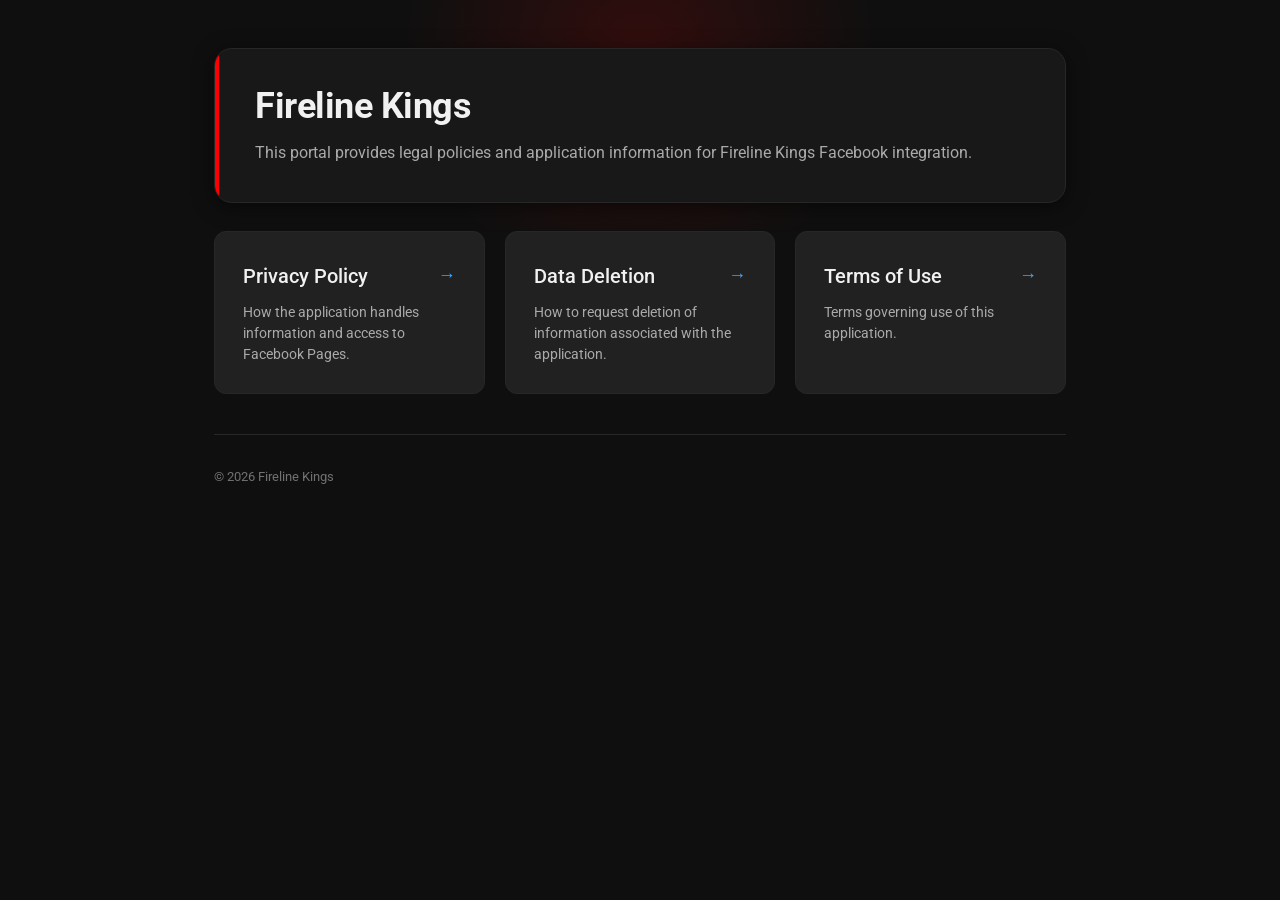
<file: index.html>
<!doctype html>
<html lang="en">
<head>
<meta charset="utf-8">
<meta name="viewport" content="width=device-width,initial-scale=1">
<title>Fireline Kings</title>
<meta name="description" content="Official policy and application information for Fireline Kings.">
<link rel="stylesheet" href="style.css">
</head>
<body>
<main class="wrap">
  <section class="hero">
    <h1>Fireline Kings</h1>
    <p>This portal provides legal policies and application information for Fireline Kings Facebook integration.</p>
  </section>
  <section class="grid">
    <a class="card" id="card-privacy" href="privacy-policy.html">
      <h2>Privacy Policy</h2>
      <p>How the application handles information and access to Facebook Pages.</p>
    </a>
    <a class="card" id="card-deletion" href="data-deletion.html">
      <h2>Data Deletion</h2>
      <p>How to request deletion of information associated with the application.</p>
    </a>
    <a class="card" id="card-terms" href="terms.html">
      <h2>Terms of Use</h2>
      <p>Terms governing use of this application.</p>
    </a>
  </section>
  <footer>
    <span>© 2026 Fireline Kings</span>
  </footer>
</main>
</body>
</html>
</file>
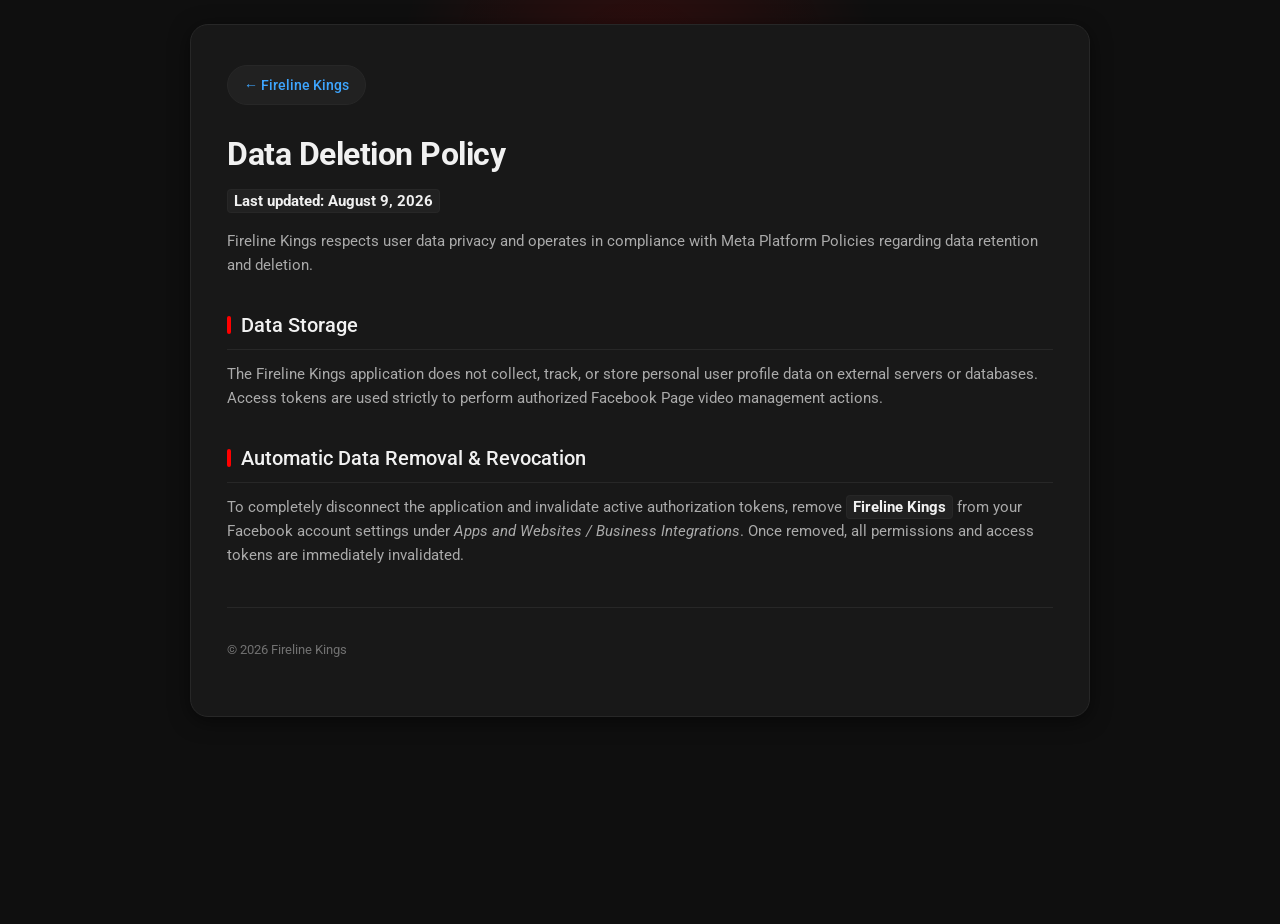
<file: data-deletion.html>
<!doctype html>
<html lang="en">
<head>
<meta charset="utf-8">
<meta name="viewport" content="width=device-width,initial-scale=1">
<title>Data Deletion - Fireline Kings</title>
<meta name="description" content="Data deletion policy for Fireline Kings application.">
<link rel="stylesheet" href="style.css">
</head>
<body>
<main class="page">
<a href="index.html" class="nav-back">← Fireline Kings</a>
<h1>Data Deletion Policy</h1>
<p><strong>Last updated: August 9, 2026</strong></p>
<p>Fireline Kings respects user data privacy and operates in compliance with Meta Platform Policies regarding data retention and deletion.</p>

<h2>Data Storage</h2>
<p>The Fireline Kings application does not collect, track, or store personal user profile data on external servers or databases. Access tokens are used strictly to perform authorized Facebook Page video management actions.</p>

<h2>Automatic Data Removal & Revocation</h2>
<p>To completely disconnect the application and invalidate active authorization tokens, remove <strong>Fireline Kings</strong> from your Facebook account settings under <em>Apps and Websites / Business Integrations</em>. Once removed, all permissions and access tokens are immediately invalidated.</p>

<footer>
  <span>© 2026 Fireline Kings</span>
</footer>
</main>
</body>
</html>
</file>
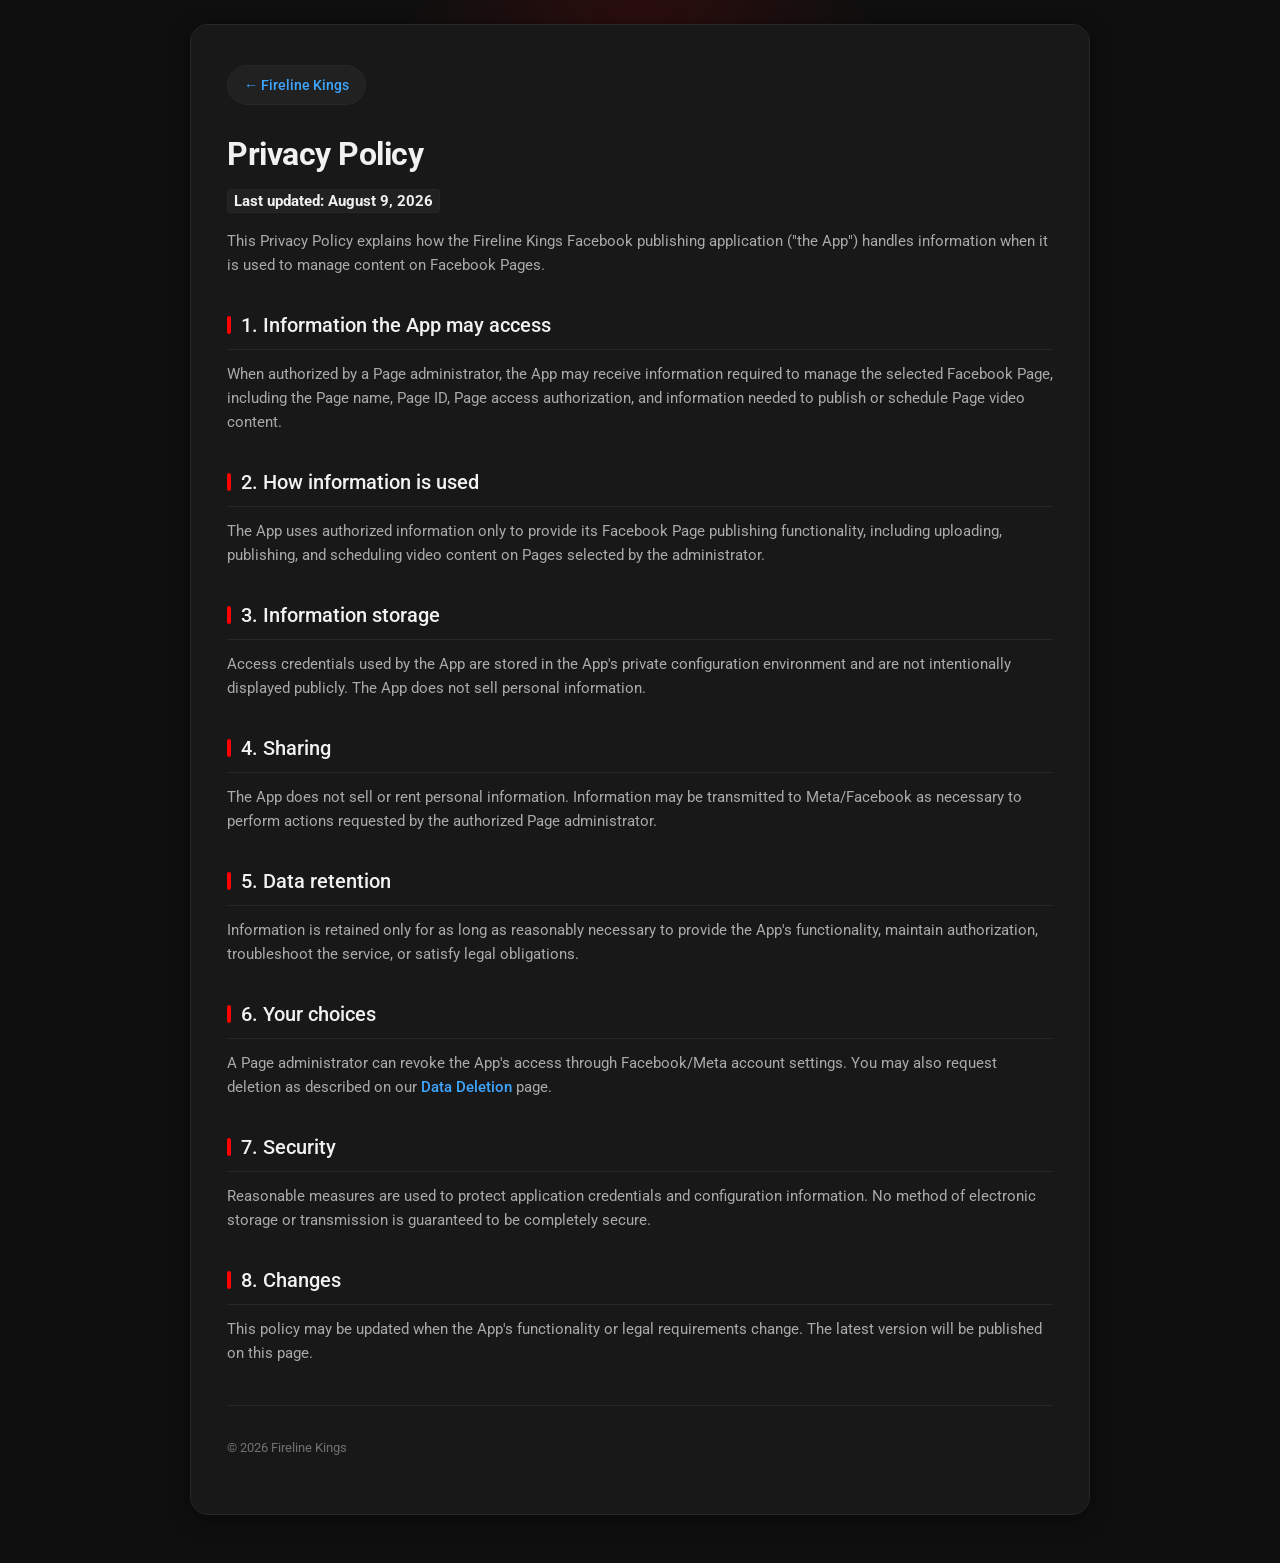
<file: privacy-policy.html>
<!doctype html>
<html lang="en">
<head>
<meta charset="utf-8">
<meta name="viewport" content="width=device-width,initial-scale=1">
<title>Privacy Policy - Fireline Kings</title>
<meta name="description" content="Privacy Policy for Fireline Kings Facebook publishing application.">
<link rel="stylesheet" href="style.css">
</head>
<body>
<main class="page">
<a href="index.html" class="nav-back">← Fireline Kings</a>
<h1>Privacy Policy</h1>
<p><strong>Last updated: August 9, 2026</strong></p>
<p>This Privacy Policy explains how the Fireline Kings Facebook publishing application ("the App") handles information when it is used to manage content on Facebook Pages.</p>

<h2>1. Information the App may access</h2>
<p>When authorized by a Page administrator, the App may receive information required to manage the selected Facebook Page, including the Page name, Page ID, Page access authorization, and information needed to publish or schedule Page video content.</p>

<h2>2. How information is used</h2>
<p>The App uses authorized information only to provide its Facebook Page publishing functionality, including uploading, publishing, and scheduling video content on Pages selected by the administrator.</p>

<h2>3. Information storage</h2>
<p>Access credentials used by the App are stored in the App's private configuration environment and are not intentionally displayed publicly. The App does not sell personal information.</p>

<h2>4. Sharing</h2>
<p>The App does not sell or rent personal information. Information may be transmitted to Meta/Facebook as necessary to perform actions requested by the authorized Page administrator.</p>

<h2>5. Data retention</h2>
<p>Information is retained only for as long as reasonably necessary to provide the App's functionality, maintain authorization, troubleshoot the service, or satisfy legal obligations.</p>

<h2>6. Your choices</h2>
<p>A Page administrator can revoke the App's access through Facebook/Meta account settings. You may also request deletion as described on our <a href="data-deletion.html">Data Deletion</a> page.</p>

<h2>7. Security</h2>
<p>Reasonable measures are used to protect application credentials and configuration information. No method of electronic storage or transmission is guaranteed to be completely secure.</p>

<h2>8. Changes</h2>
<p>This policy may be updated when the App's functionality or legal requirements change. The latest version will be published on this page.</p>

<footer>
  <span>© 2026 Fireline Kings</span>
</footer>
</main>
</body>
</html>
</file>
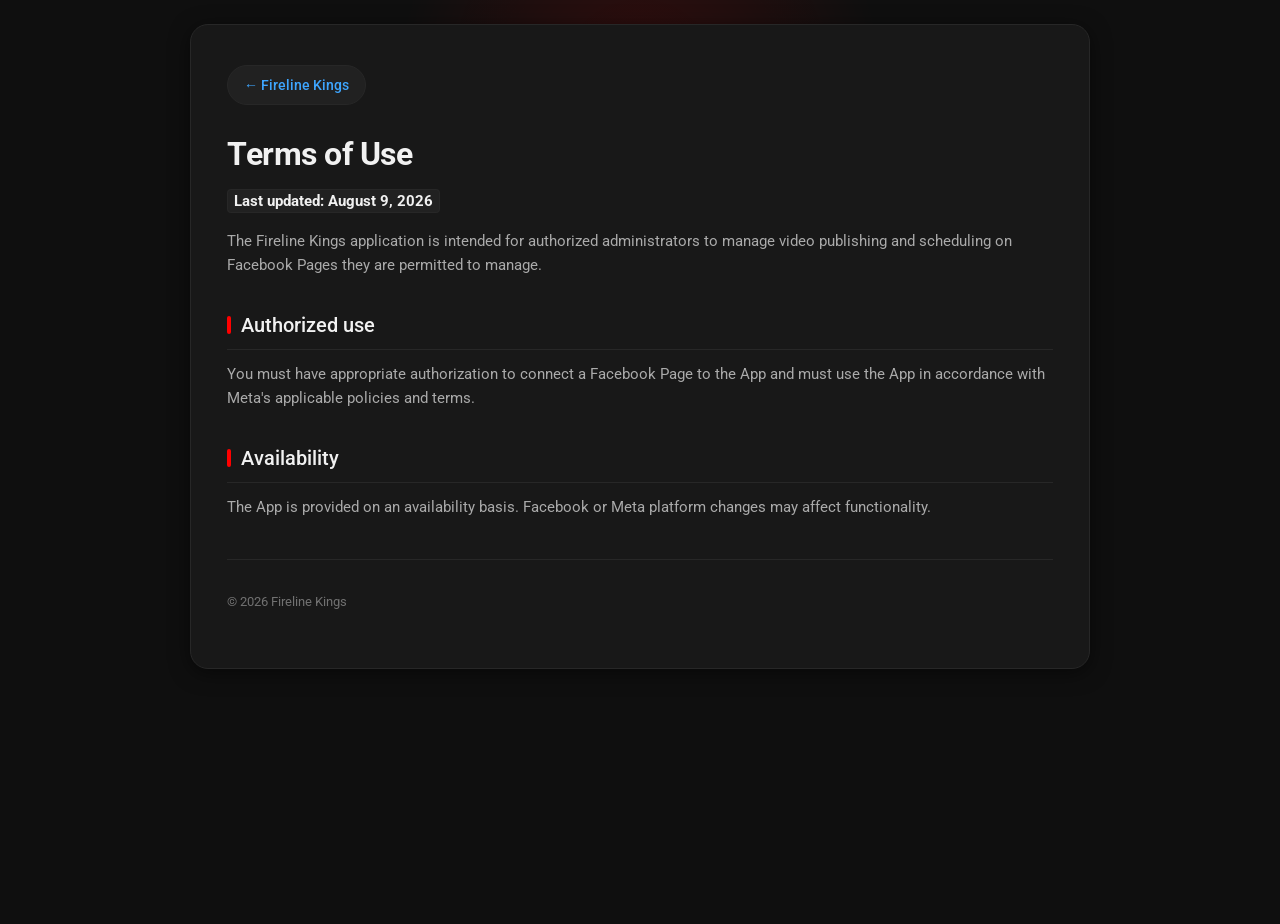
<file: terms.html>
<!doctype html>
<html lang="en">
<head>
<meta charset="utf-8">
<meta name="viewport" content="width=device-width,initial-scale=1">
<title>Terms of Use - Fireline Kings</title>
<meta name="description" content="Terms of Use for Fireline Kings application.">
<link rel="stylesheet" href="style.css">
</head>
<body>
<main class="page">
<a href="index.html" class="nav-back">← Fireline Kings</a>
<h1>Terms of Use</h1>
<p><strong>Last updated: August 9, 2026</strong></p>
<p>The Fireline Kings application is intended for authorized administrators to manage video publishing and scheduling on Facebook Pages they are permitted to manage.</p>

<h2>Authorized use</h2>
<p>You must have appropriate authorization to connect a Facebook Page to the App and must use the App in accordance with Meta's applicable policies and terms.</p>

<h2>Availability</h2>
<p>The App is provided on an availability basis. Facebook or Meta platform changes may affect functionality.</p>

<footer>
  <span>© 2026 Fireline Kings</span>
</footer>
</main>
</body>
</html>
</file>
<file: style.css>
@import url('https://fonts.googleapis.com/css2?family=Roboto:wght@400;500;700&display=swap');

:root {
  --yt-bg-main: #0f0f0f;
  --yt-bg-surface: #181818;
  --yt-bg-card: #212121;
  --yt-bg-hover: #272727;
  --yt-bg-active: #383838;
  --yt-border: #272727;
  --yt-border-light: #3f3f3f;
  --yt-text-primary: #f1f1f1;
  --yt-text-secondary: #aaaaaa;
  --yt-text-muted: #717171;
  --yt-red: #ff0000;
  --yt-red-hover: #cc0000;
  --yt-red-glow: rgba(255, 0, 0, 0.15);
  --yt-blue: #3ea6ff;
  --yt-blue-hover: #65b8ff;
  --yt-radius-sm: 8px;
  --yt-radius-md: 12px;
  --yt-radius-lg: 18px;
  --yt-radius-pill: 9999px;
  --yt-shadow: 0 4px 20px rgba(0, 0, 0, 0.5);
  --yt-transition: all 0.2s cubic-bezier(0.05, 0, 0, 1);
}

* {
  box-sizing: border-box;
  margin: 0;
  padding: 0;
}

body {
  margin: 0;
  background-color: var(--yt-bg-main);
  color: var(--yt-text-primary);
  font-family: 'Roboto', -apple-system, BlinkMacSystemFont, 'Segoe UI', Arial, sans-serif;
  font-size: 15px;
  line-height: 1.6;
  min-height: 100vh;
  position: relative;
  overflow-x: hidden;
  -webkit-font-smoothing: antialiased;
}

/* Ambient YouTube Glow Effect */
body::before {
  content: '';
  position: absolute;
  top: -120px;
  left: 50%;
  transform: translateX(-50%);
  width: 600px;
  height: 350px;
  background: radial-gradient(circle, var(--yt-red-glow) 0%, rgba(15, 15, 15, 0) 70%);
  pointer-events: none;
  z-index: 0;
}

.wrap {
  max-width: 900px;
  margin: 0 auto;
  padding: 48px 24px;
  position: relative;
  z-index: 1;
}

.page {
  max-width: 900px;
  margin: 24px auto 48px;
  padding: 40px 36px;
  background-color: var(--yt-bg-surface);
  border: 1px solid var(--yt-border);
  border-radius: var(--yt-radius-lg);
  box-shadow: var(--yt-shadow);
  position: relative;
  z-index: 1;
}

/* Navigation / Back Chip */
.nav-back {
  display: inline-flex;
  align-items: center;
  gap: 8px;
  background-color: var(--yt-bg-card);
  color: var(--yt-text-primary);
  text-decoration: none;
  font-size: 14px;
  font-weight: 500;
  padding: 8px 16px;
  border-radius: var(--yt-radius-pill);
  border: 1px solid var(--yt-border);
  margin-bottom: 24px;
  transition: var(--yt-transition);
}

.nav-back:hover {
  background-color: var(--yt-bg-hover);
  border-color: var(--yt-border-light);
  color: var(--yt-blue);
  transform: translateX(-2px);
}

/* Hero Section */
.hero {
  padding: 36px 40px;
  border: 1px solid var(--yt-border);
  border-radius: var(--yt-radius-lg);
  background-color: var(--yt-bg-surface);
  box-shadow: var(--yt-shadow);
  position: relative;
  overflow: hidden;
}

.hero::before {
  content: '';
  position: absolute;
  top: 0;
  left: 0;
  width: 4px;
  height: 100%;
  background-color: var(--yt-red);
}

.hero h1 {
  font-size: 36px;
  font-weight: 700;
  line-height: 1.2;
  color: var(--yt-text-primary);
  margin-bottom: 12px;
  letter-spacing: -0.5px;
}

.hero p {
  color: var(--yt-text-secondary);
  font-size: 16px;
}

/* Grid Layout */
.grid {
  display: grid;
  grid-template-columns: repeat(auto-fit, minmax(260px, 1fr));
  gap: 20px;
  margin-top: 28px;
}

/* Card Styling */
.card {
  display: flex;
  flex-direction: column;
  padding: 28px;
  border: 1px solid var(--yt-border);
  border-radius: var(--yt-radius-md);
  background-color: var(--yt-bg-card);
  color: var(--yt-text-primary);
  text-decoration: none;
  transition: var(--yt-transition);
  position: relative;
}

.card:hover {
  background-color: var(--yt-bg-hover);
  border-color: var(--yt-border-light);
  transform: translateY(-4px);
  box-shadow: 0 10px 25px rgba(0, 0, 0, 0.4);
}

.card h2 {
  font-size: 20px;
  font-weight: 500;
  margin-top: 0;
  margin-bottom: 10px;
  color: var(--yt-text-primary);
  display: flex;
  align-items: center;
  justify-content: space-between;
}

.card h2::after {
  content: '→';
  color: var(--yt-blue);
  font-size: 18px;
  transition: var(--yt-transition);
}

.card:hover h2::after {
  transform: translateX(4px);
  color: var(--yt-red);
}

.card p {
  color: var(--yt-text-secondary);
  font-size: 14px;
  line-height: 1.5;
}

/* Content Page Typography */
.page h1 {
  font-size: 32px;
  font-weight: 700;
  margin-bottom: 8px;
  color: var(--yt-text-primary);
  letter-spacing: -0.5px;
}

.page h2 {
  font-size: 20px;
  font-weight: 500;
  margin-top: 32px;
  margin-bottom: 12px;
  color: var(--yt-text-primary);
  padding-bottom: 8px;
  border-bottom: 1px solid var(--yt-border);
  display: flex;
  align-items: center;
  gap: 10px;
}

.page h2::before {
  content: '';
  display: inline-block;
  width: 4px;
  height: 18px;
  background-color: var(--yt-red);
  border-radius: 2px;
}

.page p {
  color: var(--yt-text-secondary);
  margin-bottom: 16px;
  font-size: 15px;
}

.page a {
  color: var(--yt-blue);
  text-decoration: none;
  font-weight: 500;
  transition: var(--yt-transition);
}

.page a:hover {
  color: var(--yt-blue-hover);
  text-decoration: underline;
}

.page strong {
  color: var(--yt-text-primary);
  background-color: var(--yt-bg-card);
  padding: 2px 6px;
  border-radius: 4px;
  border: 1px solid var(--yt-border);
}

.page ol, .page ul {
  padding-left: 24px;
  margin-bottom: 20px;
  color: var(--yt-text-secondary);
}

.page li {
  margin-bottom: 8px;
}

/* Footer */
footer {
  padding: 32px 0 16px;
  border-top: 1px solid var(--yt-border);
  margin-top: 40px;
  color: var(--yt-text-muted);
  font-size: 13px;
  display: flex;
  align-items: center;
  justify-content: space-between;
  flex-wrap: wrap;
  gap: 12px;
}

footer a {
  color: var(--yt-text-secondary);
  text-decoration: none;
}

footer a:hover {
  color: var(--yt-text-primary);
}

/* Responsive adjustments */
@media (max-width: 600px) {
  .wrap {
    padding: 24px 16px;
  }
  .page {
    padding: 24px 20px;
    margin-top: 16px;
  }
  .hero {
    padding: 24px 20px;
  }
  .hero h1, .page h1 {
    font-size: 26px;
  }
  .card {
    padding: 20px;
  }
  footer {
    flex-direction: column;
    align-items: flex-start;
  }
}
</file>
